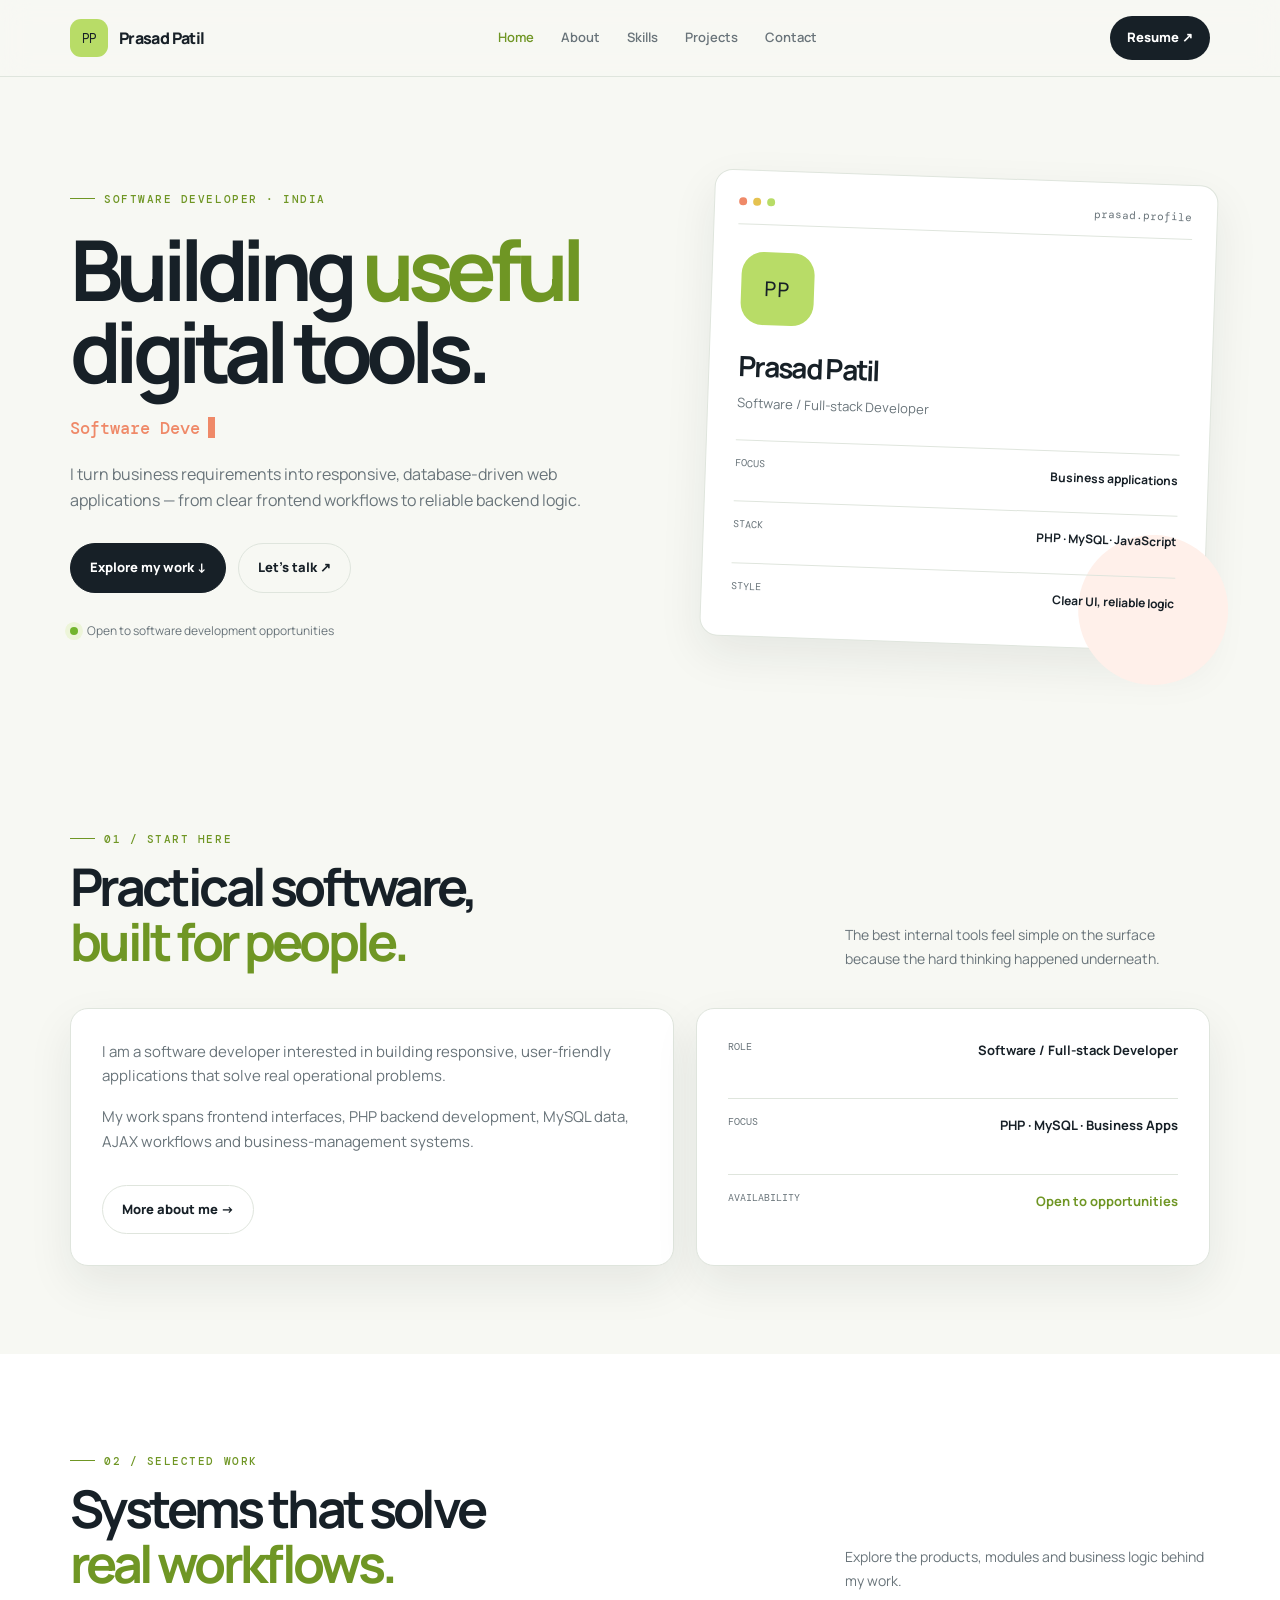
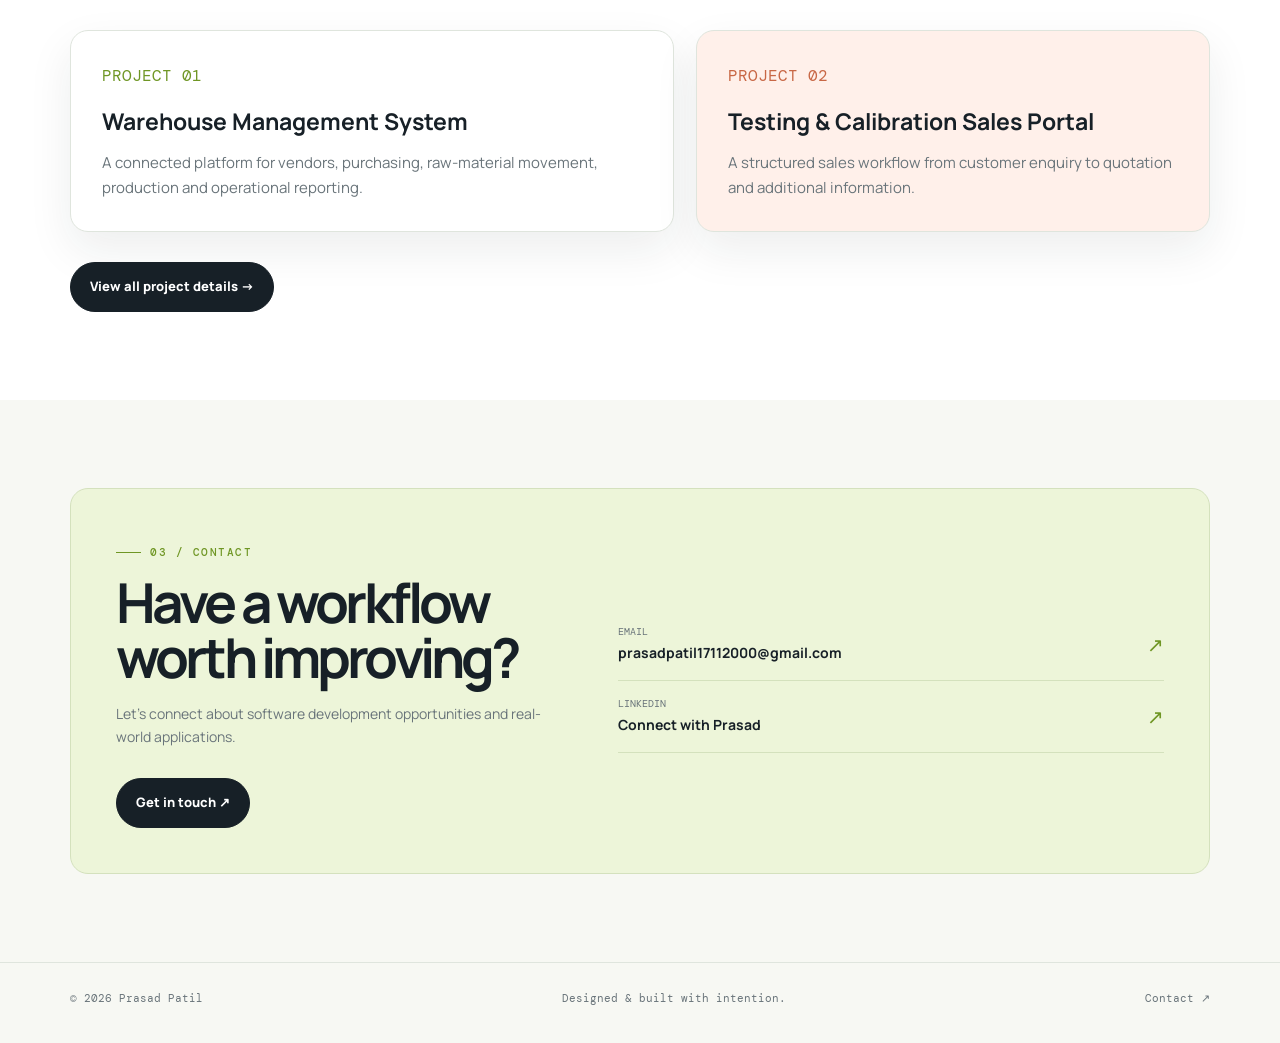
<file: index.html>
<!DOCTYPE html>
<html lang="en">
<head>
  <meta charset="UTF-8">
  <meta name="viewport" content="width=device-width, initial-scale=1.0">
  <title>Prasad Patil — Software Developer</title>
  <meta name="description" content="Prasad Patil — software developer building practical business applications.">
  <link rel="preconnect" href="https://fonts.googleapis.com">
  <link rel="preconnect" href="https://fonts.gstatic.com" crossorigin>
  <link href="https://fonts.googleapis.com/css2?family=DM+Mono:wght@400;500&family=Manrope:wght@400;500;600;700;800&display=swap" rel="stylesheet">
  <link rel="stylesheet" href="portfolio.css">
</head>
<body>
  <header class="topbar"><div class="container nav" id="nav">
    <a href="index.html" class="brand"><span class="brand-mark">PP</span><span>Prasad Patil</span></a>
    <nav class="nav-links"><a class="active" href="index.html">Home</a><a href="about.html">About</a><a href="skills.html">Skills</a><a href="projects.html">Projects</a><a href="contact.html">Contact</a></nav>
    <a class="nav-cta" href="Resume/Prasad-Patil.pdf" download>Resume ↗</a><button class="menu-button" id="menuButton" aria-label="Open navigation" aria-expanded="false">☰</button>
  </div></header>

  <main>
    <section class="hero"><div class="container hero-grid">
      <div><span class="eyebrow">Software developer · India</span><h1>Building <span>useful</span><br>digital tools.</h1><div class="role"><span id="roleText">Software Developer</span><i class="cursor"></i></div><p class="hero-copy">I turn business requirements into responsive, database-driven web applications — from clear frontend workflows to reliable backend logic.</p><div class="actions"><a class="button primary" href="projects.html">Explore my work ↓</a><a class="button secondary" href="contact.html">Let's talk ↗</a></div><div class="availability"><i class="status"></i> Open to software development opportunities</div></div>
      <div class="profile-card"><div class="card-top"><span class="dots"><i></i><i></i><i></i></span><span class="card-label">prasad.profile</span></div><div class="profile-content"><div class="avatar">PP</div><h2>Prasad Patil</h2><p>Software / Full-stack Developer</p><div class="profile-row"><span>FOCUS</span><strong>Business applications</strong></div><div class="profile-row"><span>STACK</span><strong>PHP · MySQL · JavaScript</strong></div><div class="profile-row"><span>STYLE</span><strong>Clear UI, reliable logic</strong></div></div></div>
    </div></section>

    <section><div class="container"><div class="section-head"><div><span class="eyebrow">01 / Start here</span><h2>Practical software,<br><span class="green">built for people.</span></h2></div><p class="section-intro">The best internal tools feel simple on the surface because the hard thinking happened underneath.</p></div><div class="grid-2"><div class="panel"><p>I am a software developer interested in building responsive, user-friendly applications that solve real operational problems.</p><p>My work spans frontend interfaces, PHP backend development, MySQL data, AJAX workflows and business-management systems.</p><div class="actions"><a class="button secondary" href="about.html">More about me →</a></div></div><div class="panel facts"><div class="fact"><small>ROLE</small><strong>Software / Full-stack Developer</strong></div><div class="fact"><small>FOCUS</small><strong>PHP · MySQL · Business Apps</strong></div><div class="fact"><small>AVAILABILITY</small><strong class="green">Open to opportunities</strong></div></div></div></div></section>

    <section style="background:var(--white);"><div class="container"><div class="section-head"><div><span class="eyebrow">02 / Selected work</span><h2>Systems that solve<br><span class="green">real workflows.</span></h2></div><p class="section-intro">Explore the products, modules and business logic behind my work.</p></div><div class="grid-2"><div class="panel"><span class="mono green">PROJECT 01</span><h3 style="margin-top:14px;font-size:23px;">Warehouse Management System</h3><p style="margin-top:10px;">A connected platform for vendors, purchasing, raw-material movement, production and operational reporting.</p></div><div class="panel" style="background:var(--soft-coral);"><span class="mono" style="color:#c86745;">PROJECT 02</span><h3 style="margin-top:14px;font-size:23px;">Testing &amp; Calibration Sales Portal</h3><p style="margin-top:10px;">A structured sales workflow from customer enquiry to quotation and additional information.</p></div></div><div class="actions"><a class="button primary" href="projects.html">View all project details →</a></div></div></section>

    <section><div class="container"><div class="contact-box"><div><span class="eyebrow">03 / Contact</span><h2>Have a workflow worth improving?</h2><p>Let's connect about software development opportunities and real-world applications.</p><div class="actions"><a class="button primary" href="contact.html">Get in touch ↗</a></div></div><div class="contact-links"><a class="contact-link" href="mailto:prasadpatil17112000@gmail.com"><span><small>EMAIL</small><strong>prasadpatil17112000@gmail.com</strong></span><em>↗</em></a><a class="contact-link" href="https://www.linkedin.com/in/prasad-patil-a3b17b3ba" target="_blank" rel="noopener"><span><small>LINKEDIN</small><strong>Connect with Prasad</strong></span><em>↗</em></a></div></div></div></section>
  </main>
  <footer><div class="container footer-inner"><span>© <span id="year"></span> Prasad Patil</span><span>Designed &amp; built with intention.</span><a href="contact.html">Contact ↗</a></div></footer>
  <script src="portfolio.js"></script>
</body>
</html>
</file>
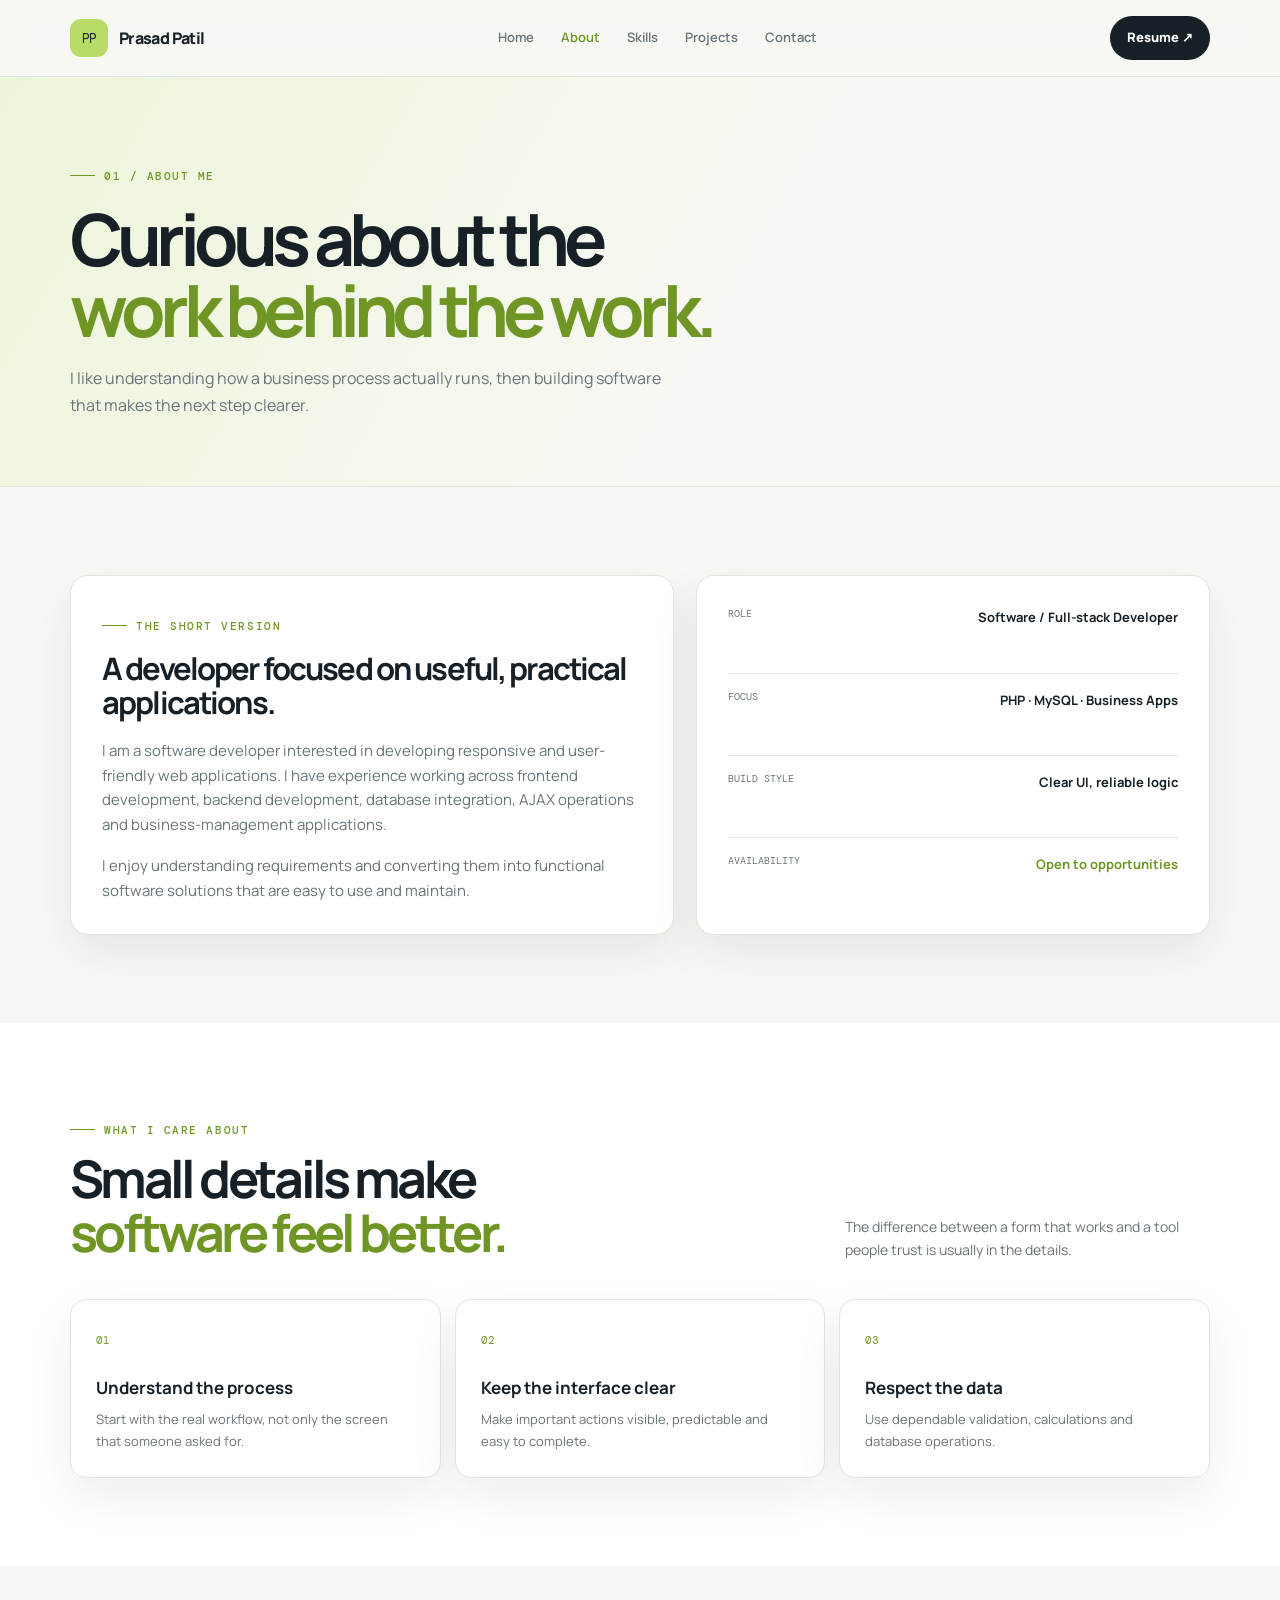
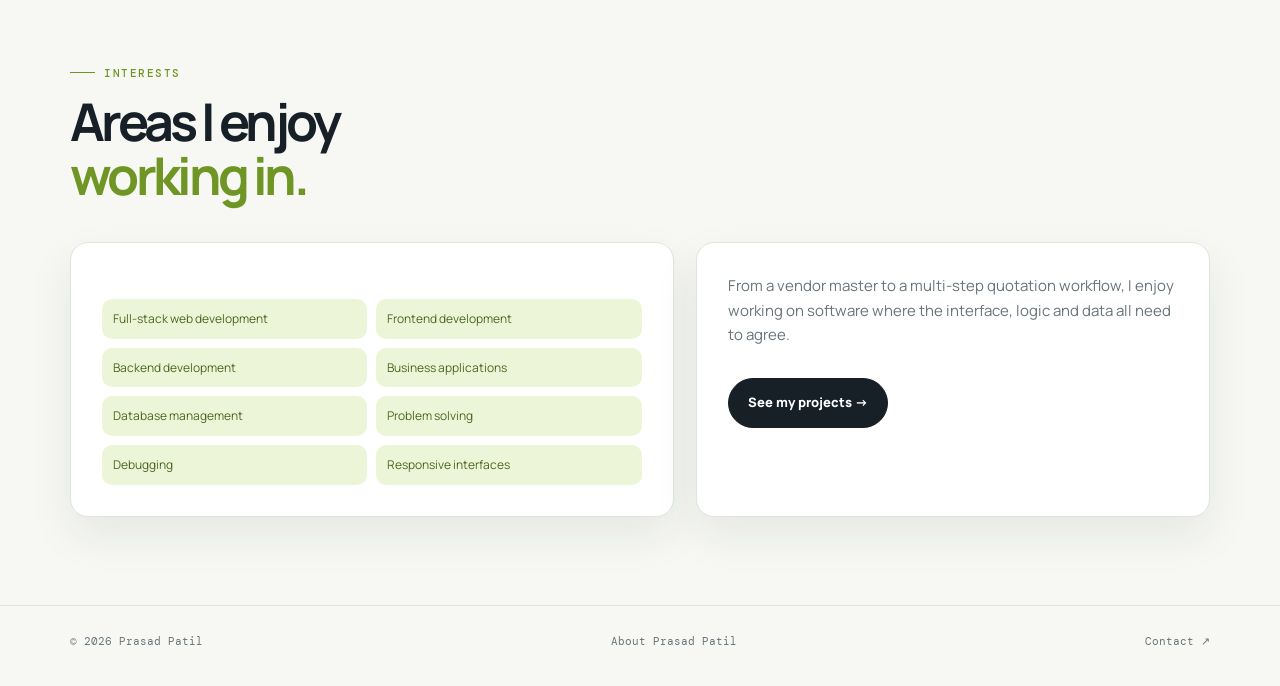
<file: about.html>
<!DOCTYPE html>
<html lang="en">
<head><meta charset="UTF-8"><meta name="viewport" content="width=device-width, initial-scale=1.0"><title>About — Prasad Patil</title><link rel="preconnect" href="https://fonts.googleapis.com"><link rel="preconnect" href="https://fonts.gstatic.com" crossorigin><link href="https://fonts.googleapis.com/css2?family=DM+Mono:wght@400;500&family=Manrope:wght@400;500;600;700;800&display=swap" rel="stylesheet"><link rel="stylesheet" href="portfolio.css"></head>
<body>
  <header class="topbar"><div class="container nav" id="nav"><a href="index.html" class="brand"><span class="brand-mark">PP</span><span>Prasad Patil</span></a><nav class="nav-links"><a href="index.html">Home</a><a class="active" href="about.html">About</a><a href="skills.html">Skills</a><a href="projects.html">Projects</a><a href="contact.html">Contact</a></nav><a class="nav-cta" href="Resume/Prasad-Patil.pdf" download>Resume ↗</a><button class="menu-button" id="menuButton" aria-label="Open navigation" aria-expanded="false">☰</button></div></header>
  <main>
    <section class="page-hero"><div class="container"><span class="eyebrow">01 / About me</span><h1>Curious about the<br><span>work behind the work.</span></h1><p>I like understanding how a business process actually runs, then building software that makes the next step clearer.</p></div></section>
    <section><div class="container"><div class="grid-2"><div class="panel"><span class="eyebrow">The short version</span><h2 style="margin-top:17px;font-size:31px;line-height:1.1;letter-spacing:-.06em;">A developer focused on useful, practical applications.</h2><p style="margin-top:20px;">I am a software developer interested in developing responsive and user-friendly web applications. I have experience working across frontend development, backend development, database integration, AJAX operations and business-management applications.</p><p>I enjoy understanding requirements and converting them into functional software solutions that are easy to use and maintain.</p></div><div class="panel facts"><div class="fact"><small>ROLE</small><strong>Software / Full-stack Developer</strong></div><div class="fact"><small>FOCUS</small><strong>PHP · MySQL · Business Apps</strong></div><div class="fact"><small>BUILD STYLE</small><strong>Clear UI, reliable logic</strong></div><div class="fact"><small>AVAILABILITY</small><strong class="green">Open to opportunities</strong></div></div></div></div></section>
    <section style="background:var(--white);"><div class="container"><div class="section-head"><div><span class="eyebrow">What I care about</span><h2>Small details make<br><span class="green">software feel better.</span></h2></div><p class="section-intro">The difference between a form that works and a tool people trust is usually in the details.</p></div><div class="value-grid"><article class="value-card"><b>01</b><h3>Understand the process</h3><p>Start with the real workflow, not only the screen that someone asked for.</p></article><article class="value-card"><b>02</b><h3>Keep the interface clear</h3><p>Make important actions visible, predictable and easy to complete.</p></article><article class="value-card"><b>03</b><h3>Respect the data</h3><p>Use dependable validation, calculations and database operations.</p></article></div></div></section>
    <section><div class="container"><div class="section-head"><div><span class="eyebrow">Interests</span><h2>Areas I enjoy<br><span class="green">working in.</span></h2></div></div><div class="grid-2"><div class="panel"><div class="tag-list"><span>Full-stack web development</span><span>Frontend development</span><span>Backend development</span><span>Business applications</span><span>Database management</span><span>Problem solving</span><span>Debugging</span><span>Responsive interfaces</span></div></div><div class="panel"><p>From a vendor master to a multi-step quotation workflow, I enjoy working on software where the interface, logic and data all need to agree.</p><div class="actions"><a class="button primary" href="projects.html">See my projects →</a></div></div></div></div></section>
  </main>
  <footer><div class="container footer-inner"><span>© <span id="year"></span> Prasad Patil</span><span>About Prasad Patil</span><a href="contact.html">Contact ↗</a></div></footer><script src="portfolio.js"></script>
</body>
</html>
</file>
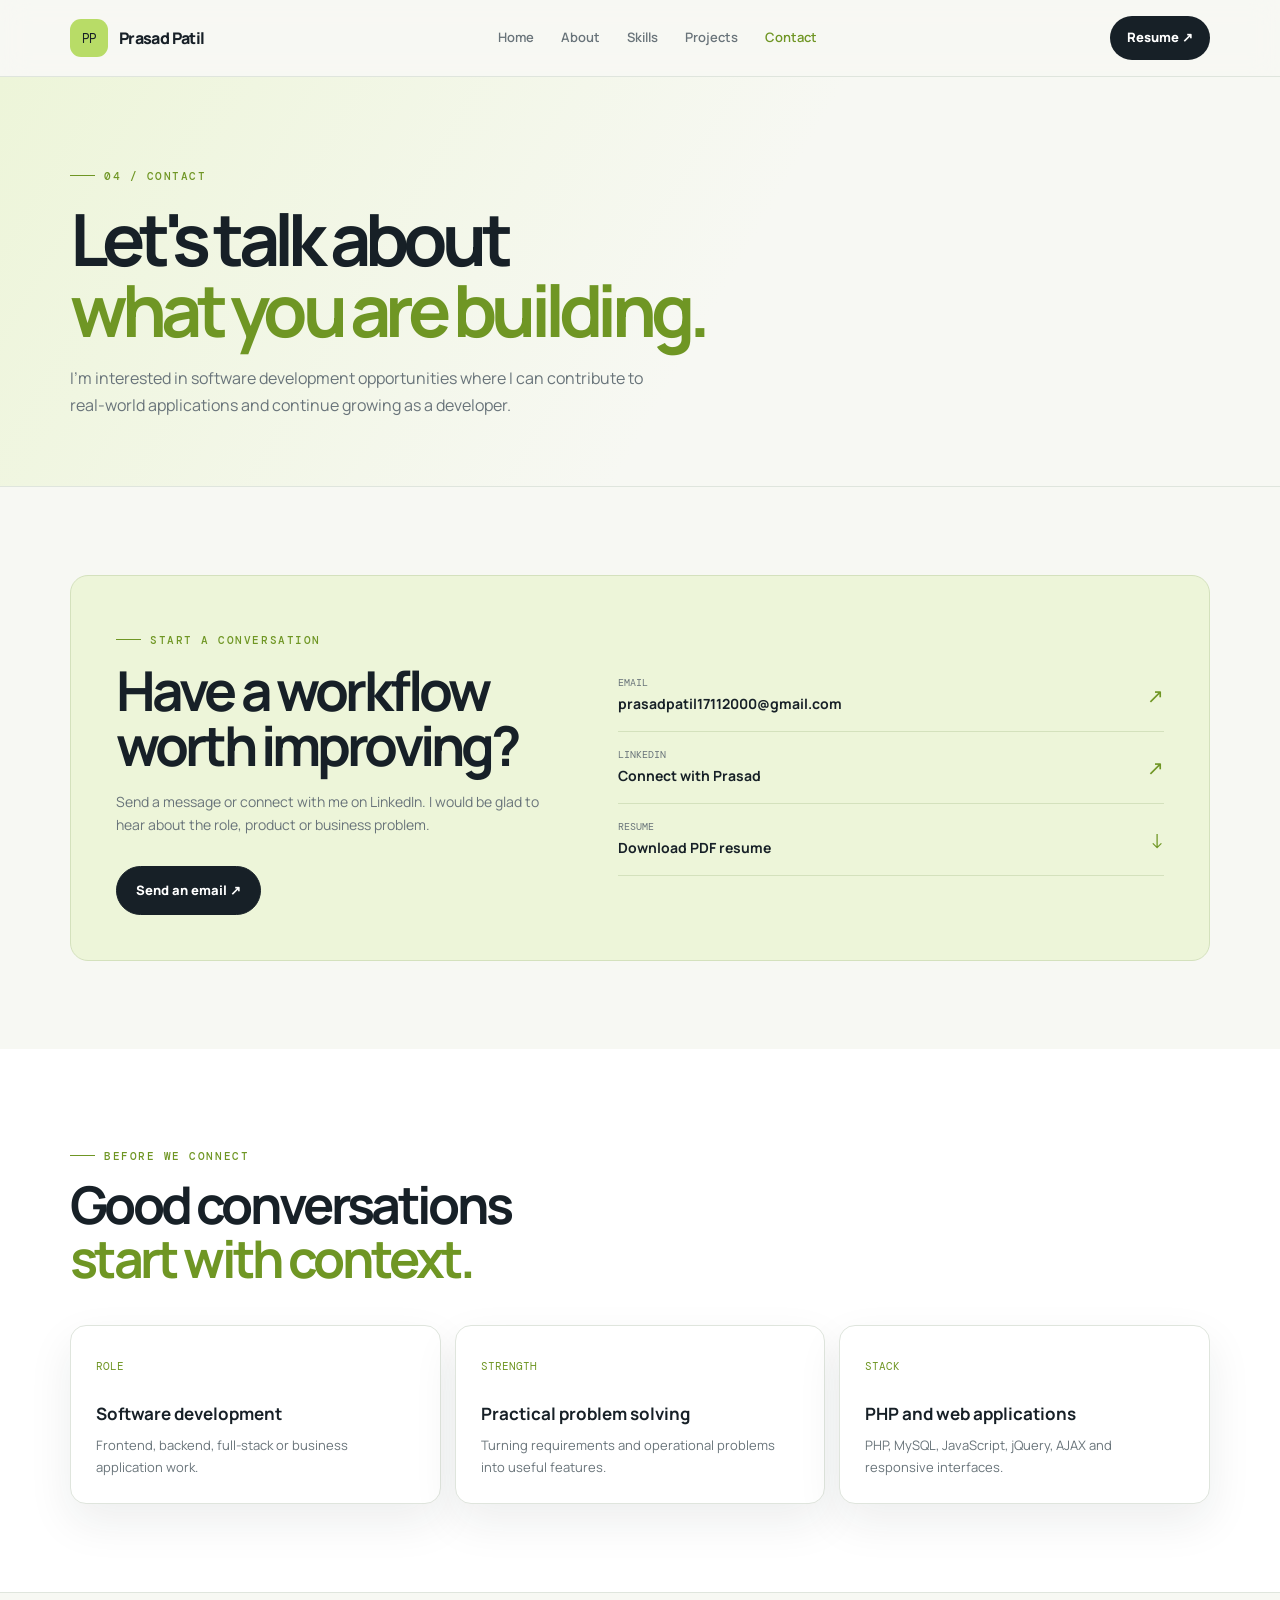
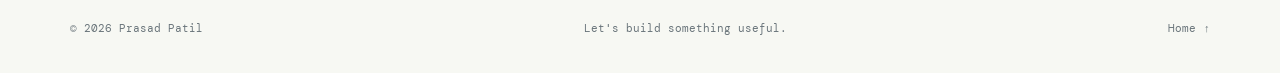
<file: contact.html>
<!DOCTYPE html>
<html lang="en">
<head><meta charset="UTF-8"><meta name="viewport" content="width=device-width, initial-scale=1.0"><title>Contact — Prasad Patil</title><link rel="preconnect" href="https://fonts.googleapis.com"><link rel="preconnect" href="https://fonts.gstatic.com" crossorigin><link href="https://fonts.googleapis.com/css2?family=DM+Mono:wght@400;500&family=Manrope:wght@400;500;600;700;800&display=swap" rel="stylesheet"><link rel="stylesheet" href="portfolio.css"></head>
<body>
  <header class="topbar"><div class="container nav" id="nav"><a href="index.html" class="brand"><span class="brand-mark">PP</span><span>Prasad Patil</span></a><nav class="nav-links"><a href="index.html">Home</a><a href="about.html">About</a><a href="skills.html">Skills</a><a href="projects.html">Projects</a><a class="active" href="contact.html">Contact</a></nav><a class="nav-cta" href="Resume/Prasad-Patil.pdf" download>Resume ↗</a><button class="menu-button" id="menuButton" aria-label="Open navigation" aria-expanded="false">☰</button></div></header>
  <main>
    <section class="page-hero"><div class="container"><span class="eyebrow">04 / Contact</span><h1>Let's talk about<br><span>what you are building.</span></h1><p>I'm interested in software development opportunities where I can contribute to real-world applications and continue growing as a developer.</p></div></section>
    <section><div class="container"><div class="contact-box"><div><span class="eyebrow">Start a conversation</span><h2>Have a workflow worth improving?</h2><p>Send a message or connect with me on LinkedIn. I would be glad to hear about the role, product or business problem.</p><div class="actions"><a class="button primary" href="mailto:prasadpatil17112000@gmail.com">Send an email ↗</a></div></div><div class="contact-links"><a class="contact-link" href="mailto:prasadpatil17112000@gmail.com"><span><small>EMAIL</small><strong>prasadpatil17112000@gmail.com</strong></span><em>↗</em></a><a class="contact-link" href="https://www.linkedin.com/in/prasad-patil-a3b17b3ba" target="_blank" rel="noopener"><span><small>LINKEDIN</small><strong>Connect with Prasad</strong></span><em>↗</em></a><a class="contact-link" href="Resume/Prasad-Patil.pdf" download><span><small>RESUME</small><strong>Download PDF resume</strong></span><em>↓</em></a></div></div></div></section>
    <section style="background:var(--white);"><div class="container"><div class="section-head"><div><span class="eyebrow">Before we connect</span><h2>Good conversations<br><span class="green">start with context.</span></h2></div></div><div class="value-grid"><article class="value-card"><b>ROLE</b><h3>Software development</h3><p>Frontend, backend, full-stack or business application work.</p></article><article class="value-card"><b>STRENGTH</b><h3>Practical problem solving</h3><p>Turning requirements and operational problems into useful features.</p></article><article class="value-card"><b>STACK</b><h3>PHP and web applications</h3><p>PHP, MySQL, JavaScript, jQuery, AJAX and responsive interfaces.</p></article></div></div></section>
  </main>
  <footer><div class="container footer-inner"><span>© <span id="year"></span> Prasad Patil</span><span>Let's build something useful.</span><a href="index.html">Home ↑</a></div></footer><script src="portfolio.js"></script>
</body>
</html>
</file>
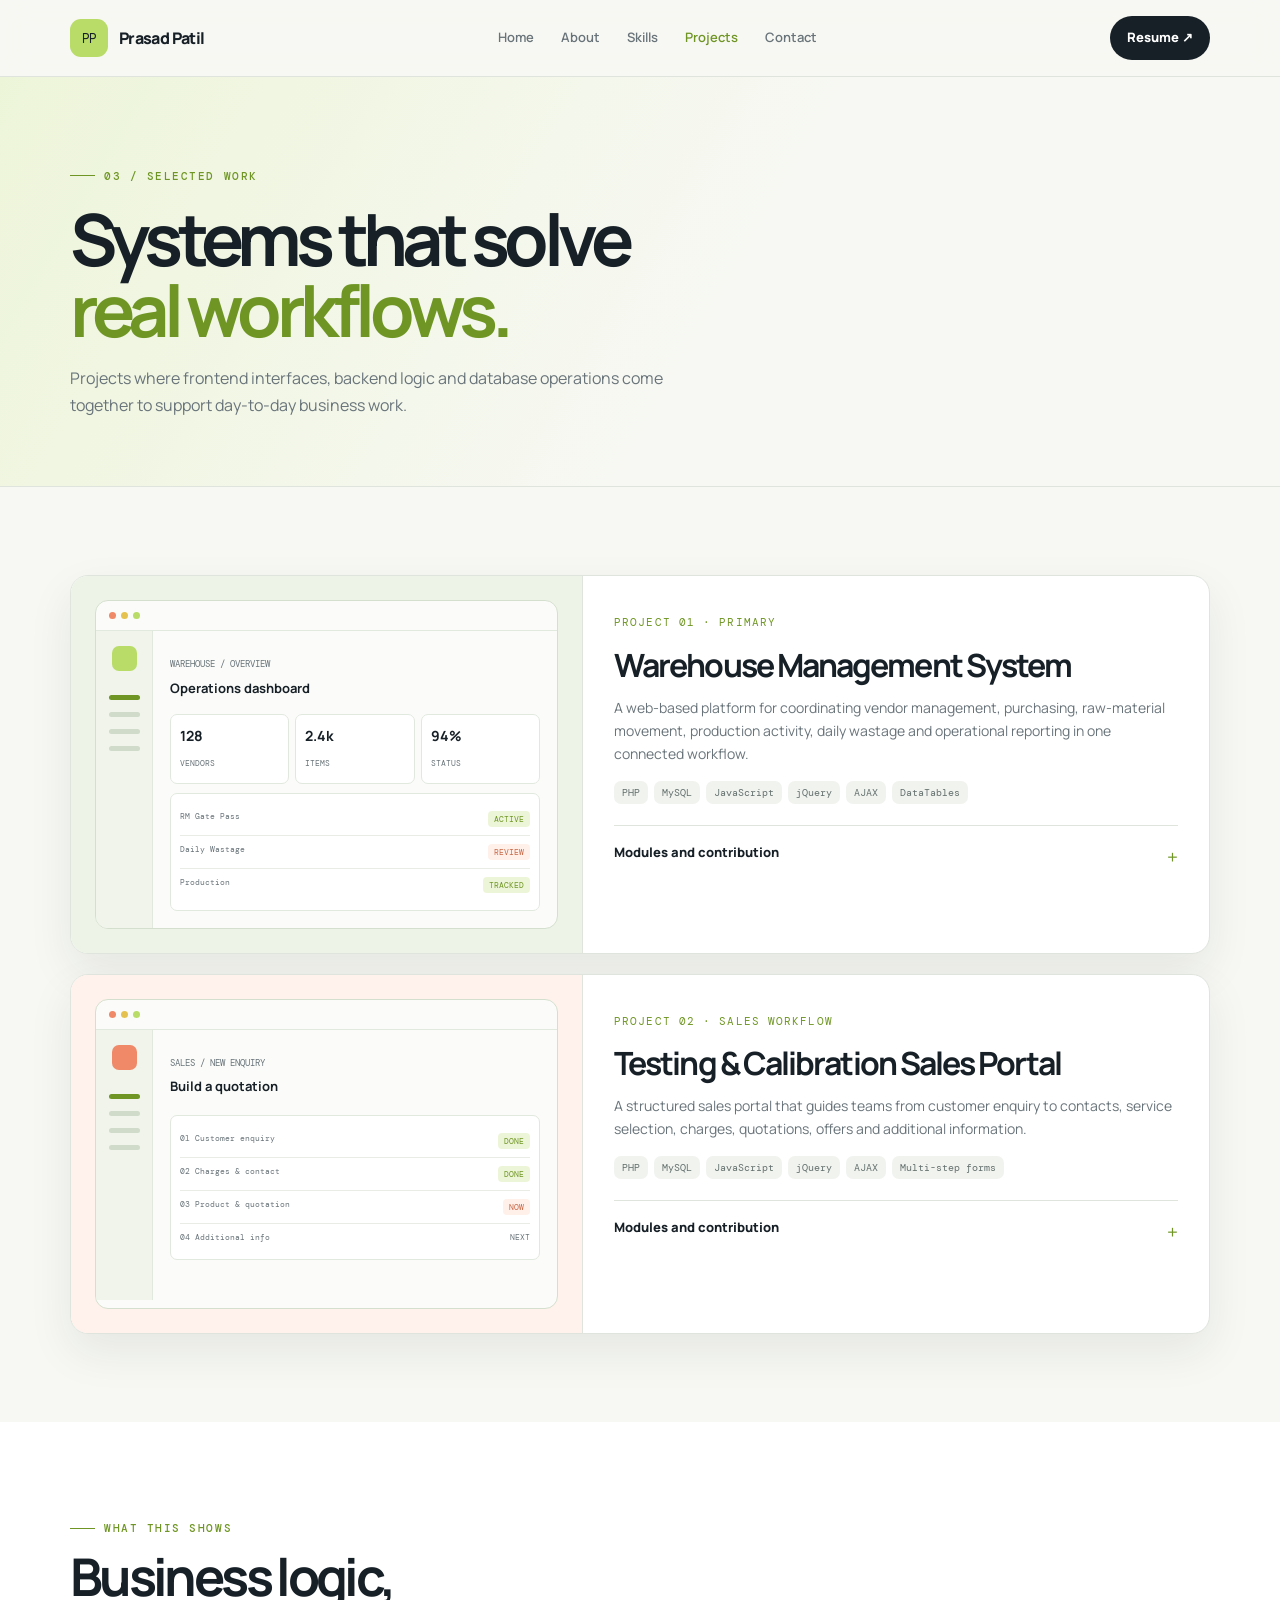
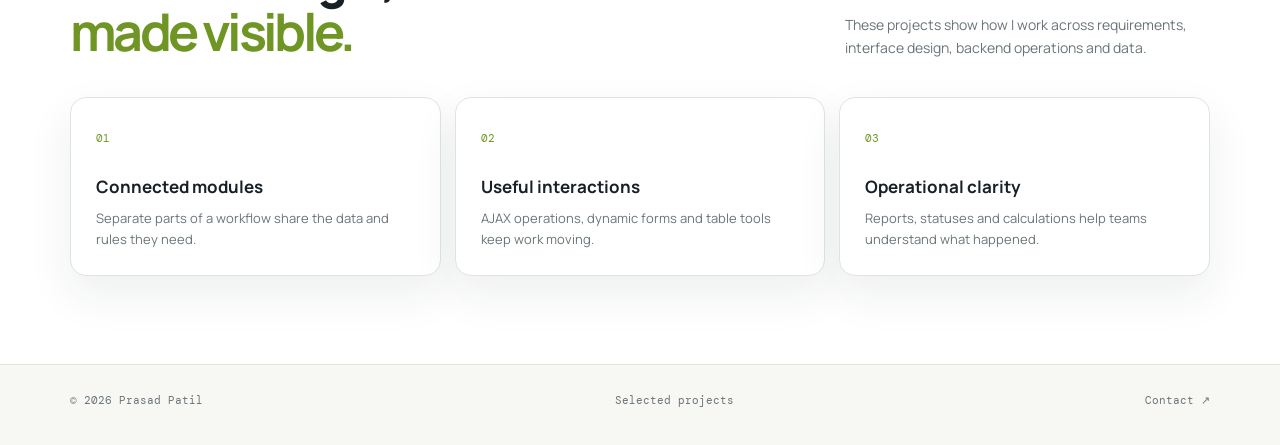
<file: projects.html>
<!DOCTYPE html>
<html lang="en">
<head><meta charset="UTF-8"><meta name="viewport" content="width=device-width, initial-scale=1.0"><title>Projects — Prasad Patil</title><link rel="preconnect" href="https://fonts.googleapis.com"><link rel="preconnect" href="https://fonts.gstatic.com" crossorigin><link href="https://fonts.googleapis.com/css2?family=DM+Mono:wght@400;500&family=Manrope:wght@400;500;600;700;800&display=swap" rel="stylesheet"><link rel="stylesheet" href="portfolio.css"></head>
<body>
  <header class="topbar"><div class="container nav" id="nav"><a href="index.html" class="brand"><span class="brand-mark">PP</span><span>Prasad Patil</span></a><nav class="nav-links"><a href="index.html">Home</a><a href="about.html">About</a><a href="skills.html">Skills</a><a class="active" href="projects.html">Projects</a><a href="contact.html">Contact</a></nav><a class="nav-cta" href="Resume/Prasad-Patil.pdf" download>Resume ↗</a><button class="menu-button" id="menuButton" aria-label="Open navigation" aria-expanded="false">☰</button></div></header>
  <main>
    <section class="page-hero"><div class="container"><span class="eyebrow">03 / Selected work</span><h1>Systems that solve<br><span>real workflows.</span></h1><p>Projects where frontend interfaces, backend logic and database operations come together to support day-to-day business work.</p></div></section>
    <section><div class="container"><div class="project-list">
      <article class="project"><div class="project-visual"><div class="mock-window"><div class="mock-top"><i></i><i></i><i></i></div><div class="mock-body"><aside class="mock-side"><div class="mock-logo"></div><b></b><b></b><b></b><b></b></aside><div class="mock-main"><small>WAREHOUSE / OVERVIEW</small><h4>Operations dashboard</h4><div class="mock-stats"><div class="mock-stat"><strong>128</strong><span>VENDORS</span></div><div class="mock-stat"><strong>2.4k</strong><span>ITEMS</span></div><div class="mock-stat"><strong>94%</strong><span>STATUS</span></div></div><div class="mock-table"><div class="table-row"><span>RM Gate Pass</span><span class="pill">ACTIVE</span></div><div class="table-row"><span>Daily Wastage</span><span class="pill orange">REVIEW</span></div><div class="table-row"><span>Production</span><span class="pill">TRACKED</span></div></div></div></div></div></div><div class="project-content"><span class="project-number">PROJECT 01 · PRIMARY</span><h2>Warehouse Management System</h2><p class="project-description">A web-based platform for coordinating vendor management, purchasing, raw-material movement, production activity, daily wastage and operational reporting in one connected workflow.</p><div class="project-tags"><span>PHP</span><span>MySQL</span><span>JavaScript</span><span>jQuery</span><span>AJAX</span><span>DataTables</span></div><details><summary>Modules and contribution</summary><div class="detail-list"><span>Vendor master and location management</span><span>Purchase entry and calculations</span><span>Raw-material inward and transfers</span><span>Warehouse movement reports</span><span>Production and wastage tracking</span><span>CRUD, validation and search flows</span><span>Stored procedure integration</span><span>Responsive business forms</span></div></details></div></article>
      <article class="project"><div class="project-visual" style="background:#fff1eb;"><div class="mock-window"><div class="mock-top"><i></i><i></i><i></i></div><div class="mock-body"><aside class="mock-side"><div class="mock-logo" style="background:var(--coral)"></div><b></b><b></b><b></b><b></b></aside><div class="mock-main"><small>SALES / NEW ENQUIRY</small><h4>Build a quotation</h4><div class="mock-table" style="margin-top:18px"><div class="table-row"><span>01 Customer enquiry</span><span class="pill">DONE</span></div><div class="table-row"><span>02 Charges &amp; contact</span><span class="pill">DONE</span></div><div class="table-row"><span>03 Product &amp; quotation</span><span class="pill orange">NOW</span></div><div class="table-row"><span>04 Additional info</span><span style="color:var(--muted)">NEXT</span></div></div></div></div></div></div><div class="project-content"><span class="project-number">PROJECT 02 · SALES WORKFLOW</span><h2>Testing &amp; Calibration Sales Portal</h2><p class="project-description">A structured sales portal that guides teams from customer enquiry to contacts, service selection, charges, quotations, offers and additional information.</p><div class="project-tags"><span>PHP</span><span>MySQL</span><span>JavaScript</span><span>jQuery</span><span>AJAX</span><span>Multi-step forms</span></div><details><summary>Modules and contribution</summary><div class="detail-list"><span>Customer enquiry management</span><span>Testing and calibration services</span><span>Product and quantity selection</span><span>Quotation and charges logic</span><span>Regular and package offers</span><span>Dynamic form validation</span><span>AJAX data operations</span><span>Responsive portal UI</span></div></details></div></article>
    </div></div></section>
    <section style="background:var(--white);"><div class="container"><div class="section-head"><div><span class="eyebrow">What this shows</span><h2>Business logic,<br><span class="green">made visible.</span></h2></div><p class="section-intro">These projects show how I work across requirements, interface design, backend operations and data.</p></div><div class="value-grid"><article class="value-card"><b>01</b><h3>Connected modules</h3><p>Separate parts of a workflow share the data and rules they need.</p></article><article class="value-card"><b>02</b><h3>Useful interactions</h3><p>AJAX operations, dynamic forms and table tools keep work moving.</p></article><article class="value-card"><b>03</b><h3>Operational clarity</h3><p>Reports, statuses and calculations help teams understand what happened.</p></article></div></div></section>
  </main>
  <footer><div class="container footer-inner"><span>© <span id="year"></span> Prasad Patil</span><span>Selected projects</span><a href="contact.html">Contact ↗</a></div></footer><script src="portfolio.js"></script>
</body>
</html>
</file>
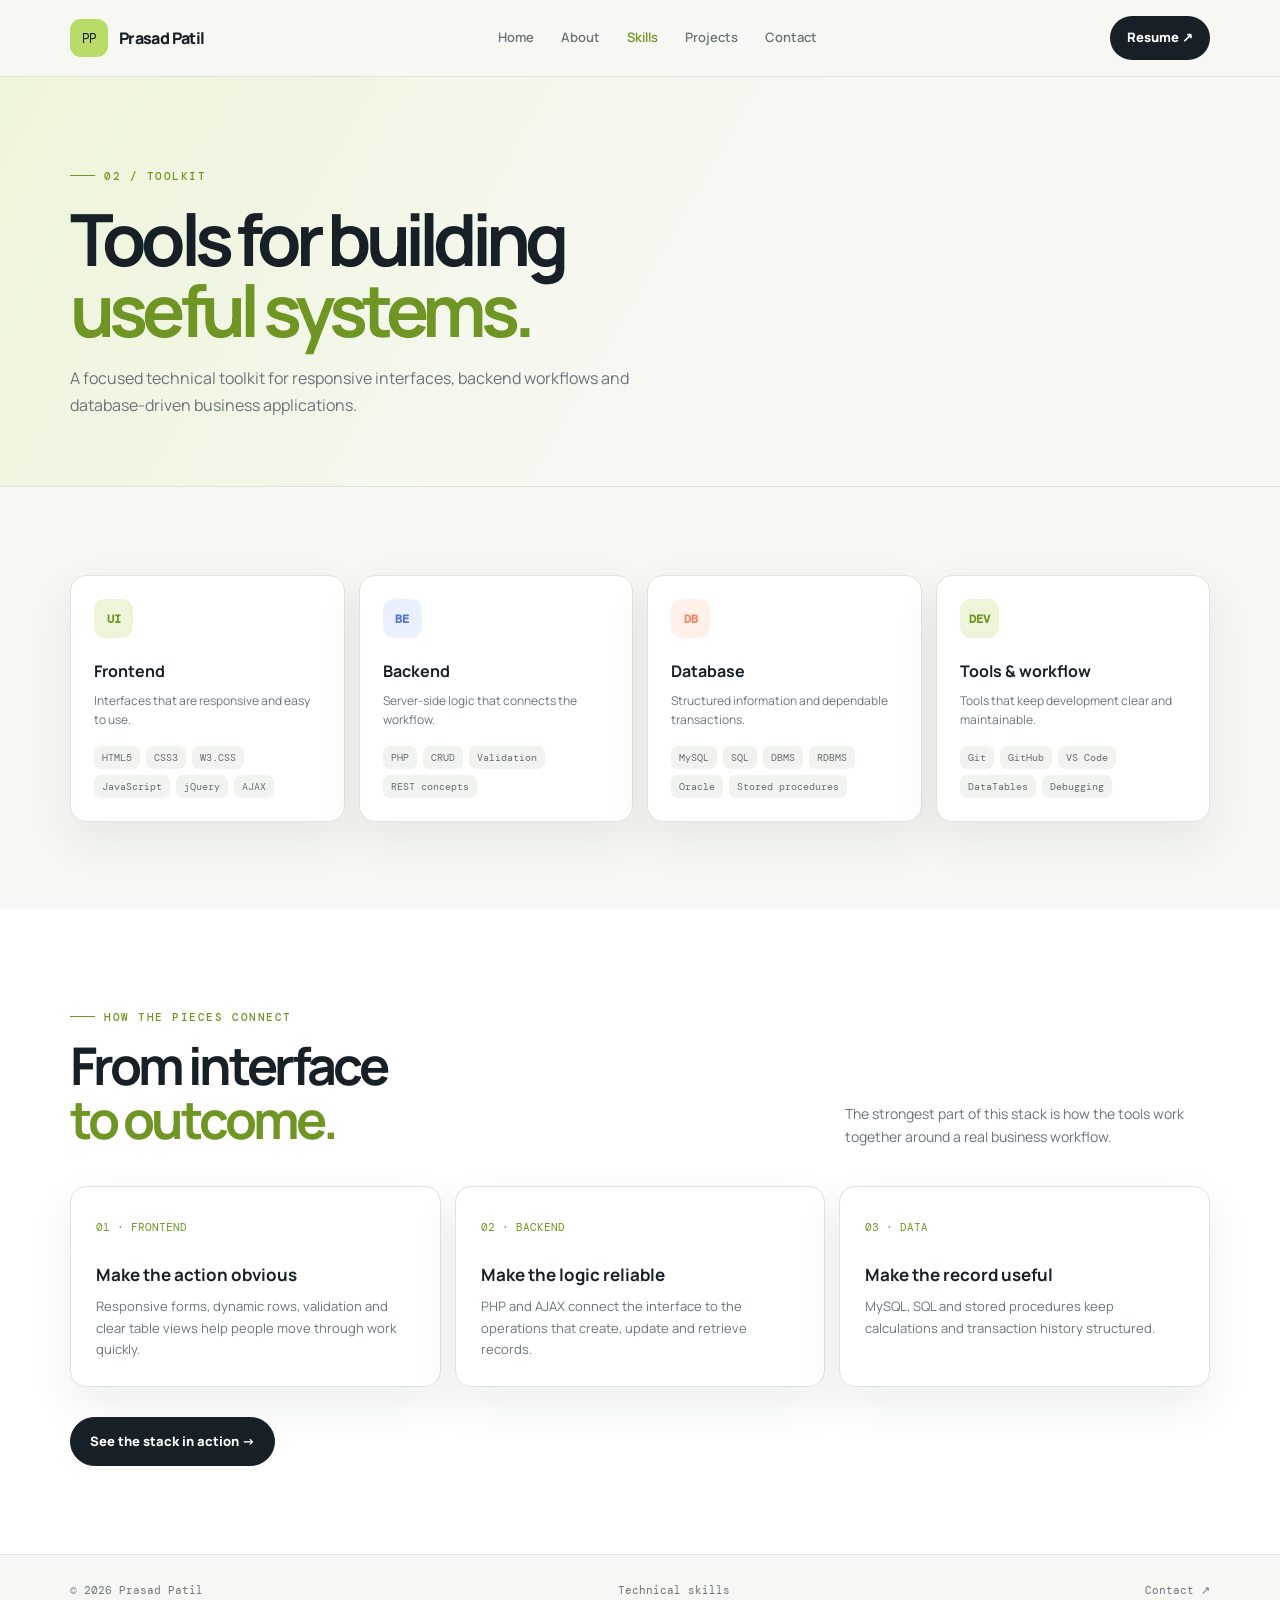
<file: skills.html>
<!DOCTYPE html>
<html lang="en">
<head><meta charset="UTF-8"><meta name="viewport" content="width=device-width, initial-scale=1.0"><title>Skills — Prasad Patil</title><link rel="preconnect" href="https://fonts.googleapis.com"><link rel="preconnect" href="https://fonts.gstatic.com" crossorigin><link href="https://fonts.googleapis.com/css2?family=DM+Mono:wght@400;500&family=Manrope:wght@400;500;600;700;800&display=swap" rel="stylesheet"><link rel="stylesheet" href="portfolio.css"></head>
<body>
  <header class="topbar"><div class="container nav" id="nav"><a href="index.html" class="brand"><span class="brand-mark">PP</span><span>Prasad Patil</span></a><nav class="nav-links"><a href="index.html">Home</a><a href="about.html">About</a><a class="active" href="skills.html">Skills</a><a href="projects.html">Projects</a><a href="contact.html">Contact</a></nav><a class="nav-cta" href="Resume/Prasad-Patil.pdf" download>Resume ↗</a><button class="menu-button" id="menuButton" aria-label="Open navigation" aria-expanded="false">☰</button></div></header>
  <main>
    <section class="page-hero"><div class="container"><span class="eyebrow">02 / Toolkit</span><h1>Tools for building<br><span>useful systems.</span></h1><p>A focused technical toolkit for responsive interfaces, backend workflows and database-driven business applications.</p></div></section>
    <section><div class="container"><div class="skill-grid"><article class="skill-card"><span class="skill-icon">UI</span><h3>Frontend</h3><p>Interfaces that are responsive and easy to use.</p><div class="skill-tags"><span>HTML5</span><span>CSS3</span><span>W3.CSS</span><span>JavaScript</span><span>jQuery</span><span>AJAX</span></div></article><article class="skill-card"><span class="skill-icon">BE</span><h3>Backend</h3><p>Server-side logic that connects the workflow.</p><div class="skill-tags"><span>PHP</span><span>CRUD</span><span>Validation</span><span>REST concepts</span></div></article><article class="skill-card"><span class="skill-icon">DB</span><h3>Database</h3><p>Structured information and dependable transactions.</p><div class="skill-tags"><span>MySQL</span><span>SQL</span><span>DBMS</span><span>RDBMS</span><span>Oracle</span><span>Stored procedures</span></div></article><article class="skill-card"><span class="skill-icon">DEV</span><h3>Tools &amp; workflow</h3><p>Tools that keep development clear and maintainable.</p><div class="skill-tags"><span>Git</span><span>GitHub</span><span>VS Code</span><span>DataTables</span><span>Debugging</span></div></article></div></div></section>
    <section style="background:var(--white);"><div class="container"><div class="section-head"><div><span class="eyebrow">How the pieces connect</span><h2>From interface<br><span class="green">to outcome.</span></h2></div><p class="section-intro">The strongest part of this stack is how the tools work together around a real business workflow.</p></div><div class="value-grid"><article class="value-card"><b>01 · FRONTEND</b><h3>Make the action obvious</h3><p>Responsive forms, dynamic rows, validation and clear table views help people move through work quickly.</p></article><article class="value-card"><b>02 · BACKEND</b><h3>Make the logic reliable</h3><p>PHP and AJAX connect the interface to the operations that create, update and retrieve records.</p></article><article class="value-card"><b>03 · DATA</b><h3>Make the record useful</h3><p>MySQL, SQL and stored procedures keep calculations and transaction history structured.</p></article></div><div class="actions"><a class="button primary" href="projects.html">See the stack in action →</a></div></div></section>
  </main>
  <footer><div class="container footer-inner"><span>© <span id="year"></span> Prasad Patil</span><span>Technical skills</span><a href="contact.html">Contact ↗</a></div></footer><script src="portfolio.js"></script>
</body>
</html>
</file>
<file: portfolio.css>
:root {
  --paper: #f7f8f3;
  --white: #ffffff;
  --ink: #172027;
  --muted: #69747a;
  --line: #dfe5dd;
  --green: #b8dc67;
  --green-deep: #6f9624;
  --coral: #ef8968;
  --blue: #5276d8;
  --soft-green: #edf5d9;
  --soft-blue: #eaf0ff;
  --soft-coral: #fff0ea;
  --sans: "Manrope", Arial, sans-serif;
  --mono: "DM Mono", Consolas, monospace;
  --radius: 18px;
  --shadow: 0 18px 45px rgba(23, 32, 39, .08);
}

* { box-sizing: border-box; margin: 0; padding: 0; }
html { scroll-behavior: smooth; }
body {
  background: var(--paper);
  color: var(--ink);
  font-family: var(--sans);
  line-height: 1.65;
  -webkit-font-smoothing: antialiased;
}
a { color: inherit; text-decoration: none; }
button { font: inherit; cursor: pointer; }
::selection { background: var(--green); color: var(--ink); }
.container { width: min(1140px, calc(100% - 44px)); margin: auto; }
.mono { font-family: var(--mono); }
.green { color: var(--green-deep); }

.topbar {
  position: sticky;
  top: 0;
  z-index: 10;
  background: rgba(247,248,243,.88);
  border-bottom: 1px solid var(--line);
  backdrop-filter: blur(14px);
}
.nav { min-height: 76px; display: flex; align-items: center; justify-content: space-between; gap: 25px; }
.brand { display: flex; align-items: center; gap: 11px; font-weight: 800; letter-spacing: -.04em; }
.brand-mark { display: grid; place-items: center; width: 38px; height: 38px; border-radius: 11px; background: var(--green); color: var(--ink); font: 13px var(--mono); }
.nav-links { display: flex; align-items: center; gap: 27px; }
.nav-links a { color: var(--muted); font-size: 13px; font-weight: 600; transition: color .2s ease; }
.nav-links a:hover, .nav-links a.active { color: var(--green-deep); }
.nav-cta, .button { display: inline-flex; align-items: center; justify-content: center; gap: 8px; border-radius: 999px; font-size: 13px; font-weight: 800; transition: .2s ease; }
.nav-cta { padding: 11px 17px; background: var(--ink); color: var(--white); }
.nav-cta:hover { background: var(--green-deep); }
.menu-button { display: none; border: 0; background: transparent; color: var(--ink); font-size: 24px; }

.hero { padding: 100px 0 88px; }
.hero-grid { display: grid; grid-template-columns: 1.05fr .95fr; align-items: center; gap: 80px; }
.eyebrow { display: inline-flex; align-items: center; gap: 9px; color: var(--green-deep); font: 500 11px var(--mono); letter-spacing: .14em; text-transform: uppercase; }
.eyebrow::before { content: ""; width: 25px; height: 1px; background: var(--green-deep); }
h1 { margin-top: 21px; max-width: 680px; font-size: clamp(48px, 7vw, 84px); line-height: .98; letter-spacing: -.08em; }
h1 span { color: var(--green-deep); }
.role { display: flex; align-items: center; gap: 8px; margin-top: 24px; color: var(--coral); font: 500 17px var(--mono); }
.cursor { width: 7px; height: 21px; background: var(--coral); animation: blink 1s step-end infinite; }
@keyframes blink { 50% { opacity: 0; } }
.hero-copy { max-width: 575px; margin-top: 22px; color: var(--muted); font-size: 16px; }
.actions { display: flex; flex-wrap: wrap; gap: 12px; margin-top: 30px; }
.button { padding: 13px 19px; border: 1px solid var(--line); }
.button.primary { background: var(--ink); color: var(--white); border-color: var(--ink); }
.button.primary:hover { background: var(--green-deep); border-color: var(--green-deep); transform: translateY(-2px); }
.button.secondary:hover { border-color: var(--green-deep); color: var(--green-deep); transform: translateY(-2px); }
.availability { display: flex; align-items: center; gap: 9px; margin-top: 28px; color: var(--muted); font-size: 12px; }
.status { width: 8px; height: 8px; border-radius: 50%; background: #73b52e; box-shadow: 0 0 0 5px var(--soft-green); }

.profile-card { position: relative; padding: 24px; border: 1px solid var(--line); border-radius: var(--radius); background: var(--white); box-shadow: var(--shadow); transform: rotate(2deg); }
.profile-card::before { content: ""; position: absolute; width: 150px; height: 150px; right: -25px; bottom: -35px; border-radius: 50%; background: var(--soft-coral); z-index: 0; }
.card-top { position: relative; z-index: 1; display: flex; align-items: center; justify-content: space-between; padding-bottom: 15px; border-bottom: 1px solid var(--line); }
.dots { display: flex; gap: 6px; }
.dots i { display: block; width: 8px; height: 8px; border-radius: 50%; background: var(--coral); }
.dots i:nth-child(2) { background: #e5c250; }
.dots i:nth-child(3) { background: var(--green); }
.card-label { color: var(--muted); font: 11px var(--mono); }
.profile-content { position: relative; z-index: 1; padding: 27px 5px 12px; }
.avatar { display: grid; place-items: center; width: 73px; height: 73px; border-radius: 22px; background: var(--green); color: var(--ink); font: 21px var(--mono); }
.profile-content h2 { margin-top: 18px; font-size: 28px; letter-spacing: -.06em; }
.profile-content p { margin-top: 4px; color: var(--muted); font-size: 13px; }
.profile-row { display: flex; justify-content: space-between; gap: 15px; margin-top: 25px; padding-top: 16px; border-top: 1px solid var(--line); }
.profile-row span { color: var(--muted); font: 10px var(--mono); }
.profile-row strong { font-size: 12px; }

.page-hero { padding: 80px 0 68px; border-bottom: 1px solid var(--line); background: linear-gradient(120deg, var(--soft-green), transparent 56%); }
.page-hero h1 { max-width: 730px; font-size: clamp(44px, 7vw, 72px); }
.page-hero p { max-width: 600px; margin-top: 20px; color: var(--muted); }
section { padding: 88px 0; }
.section-head { display: flex; align-items: end; justify-content: space-between; gap: 28px; margin-bottom: 38px; }
.section-head h2 { margin-top: 14px; font-size: clamp(30px, 5vw, 52px); line-height: 1.05; letter-spacing: -.07em; }
.section-intro { max-width: 365px; color: var(--muted); font-size: 14px; }

.grid-2 { display: grid; grid-template-columns: 1.08fr .92fr; gap: 22px; }
.panel { padding: 31px; border: 1px solid var(--line); border-radius: var(--radius); background: var(--white); box-shadow: var(--shadow); }
.panel p { color: var(--muted); font-size: 15px; }
.panel p + p { margin-top: 16px; }
.tag-list { display: grid; grid-template-columns: 1fr 1fr; gap: 9px; margin-top: 25px; }
.tag-list span { padding: 10px 11px; border-radius: 10px; background: var(--soft-green); color: #4d6720; font-size: 12px; }
.facts { display: grid; }
.fact { display: flex; justify-content: space-between; gap: 20px; padding: 16px 0; border-bottom: 1px solid var(--line); }
.fact:first-child { padding-top: 0; }
.fact:last-child { padding-bottom: 0; border-bottom: 0; }
.fact small { color: var(--muted); font: 10px var(--mono); }
.fact strong { text-align: right; font-size: 13px; }

.skill-grid { display: grid; grid-template-columns: repeat(4, 1fr); gap: 14px; }
.skill-card { min-height: 205px; padding: 23px; border: 1px solid var(--line); border-radius: 16px; background: var(--white); box-shadow: var(--shadow); transition: transform .2s ease, border-color .2s ease; }
.skill-card:hover { transform: translateY(-5px); border-color: var(--green); }
.skill-icon { display: grid; place-items: center; width: 39px; height: 39px; border-radius: 11px; background: var(--soft-green); color: var(--green-deep); font: 600 12px var(--mono); }
.skill-card:nth-child(2) .skill-icon { background: var(--soft-blue); color: var(--blue); }
.skill-card:nth-child(3) .skill-icon { background: var(--soft-coral); color: var(--coral); }
.skill-card h3 { margin-top: 20px; font-size: 16px; }
.skill-card p { margin-top: 6px; color: var(--muted); font-size: 12px; }
.skill-tags, .project-tags { display: flex; flex-wrap: wrap; gap: 6px; margin-top: 16px; }
.skill-tags span, .project-tags span { padding: 5px 8px; border-radius: 7px; background: #f1f3ef; color: #64706d; font: 10px var(--mono); }

.project-list { display: grid; gap: 20px; }
.project { display: grid; grid-template-columns: .9fr 1.1fr; overflow: hidden; border: 1px solid var(--line); border-radius: var(--radius); background: var(--white); box-shadow: var(--shadow); }
.project-visual { padding: 24px; background: #eef3e8; border-right: 1px solid var(--line); }
.mock-window { overflow: hidden; min-height: 310px; border: 1px solid #d4dfce; border-radius: 13px; background: #fbfcf9; }
.mock-top { display: flex; gap: 5px; padding: 11px 13px; border-bottom: 1px solid #e1e8de; }
.mock-top i { display: block; width: 7px; height: 7px; border-radius: 50%; background: var(--coral); }
.mock-top i:nth-child(2) { background: #e5c250; }
.mock-top i:nth-child(3) { background: var(--green); }
.mock-body { display: grid; grid-template-columns: 57px 1fr; min-height: 270px; }
.mock-side { padding: 15px 8px; background: #f0f4eb; border-right: 1px solid #e1e8de; }
.mock-logo { width: 25px; height: 25px; margin: 0 auto 24px; border-radius: 7px; background: var(--green); }
.mock-side b { display: block; width: 31px; height: 5px; margin: 12px auto; border-radius: 5px; background: #d0dbca; }
.mock-side b:first-of-type { background: var(--green-deep); }
.mock-main { padding: 17px; }
.mock-main small { color: var(--muted); font: 9px var(--mono); }
.mock-main h4 { margin-top: 3px; font-size: 13px; }
.mock-stats { display: grid; grid-template-columns: repeat(3,1fr); gap: 6px; margin-top: 15px; }
.mock-stat, .mock-table { padding: 9px; border: 1px solid #e1e8de; border-radius: 7px; background: var(--white); }
.mock-stat strong { display: block; font-size: 14px; }
.mock-stat span { color: var(--muted); font: 8px var(--mono); }
.mock-table { margin-top: 9px; }
.table-row { display: flex; justify-content: space-between; gap: 6px; padding: 8px 0; border-bottom: 1px solid #e8ece5; color: var(--muted); font: 8px var(--mono); }
.table-row:last-child { border-bottom: 0; }
.pill { padding: 3px 6px; border-radius: 4px; color: var(--green-deep); background: var(--soft-green); }
.pill.orange { color: #c86745; background: var(--soft-coral); }
.project-content { padding: 31px; }
.project-number { color: var(--green-deep); font: 11px var(--mono); letter-spacing: .1em; }
.project h2 { margin-top: 14px; font-size: clamp(23px, 3vw, 32px); line-height: 1.1; letter-spacing: -.06em; }
.project-description { margin-top: 13px; color: var(--muted); font-size: 14px; }
details { margin-top: 21px; border-top: 1px solid var(--line); }
summary { padding-top: 16px; cursor: pointer; list-style: none; font-size: 13px; font-weight: 800; }
summary::-webkit-details-marker { display: none; }
summary::after { content: "+"; float: right; color: var(--green-deep); font-size: 19px; font-weight: 400; }
details[open] summary::after { content: "−"; }
.detail-list { display: grid; grid-template-columns: 1fr 1fr; gap: 7px 20px; padding-top: 14px; }
.detail-list span { color: var(--muted); font-size: 12px; }
.detail-list span::before { content: "•"; margin-right: 7px; color: var(--coral); }

.value-grid { display: grid; grid-template-columns: repeat(3, 1fr); gap: 14px; }
.value-card { padding: 25px; border: 1px solid var(--line); border-radius: 16px; background: var(--white); box-shadow: var(--shadow); }
.value-card b { color: var(--green-deep); font: 11px var(--mono); }
.value-card h3 { margin-top: 23px; font-size: 17px; }
.value-card p { margin-top: 7px; color: var(--muted); font-size: 13px; }
.contact-box { display: grid; grid-template-columns: .9fr 1.1fr; gap: 55px; padding: 45px; border: 1px solid #d4e1bd; border-radius: var(--radius); background: var(--soft-green); }
.contact-box h2 { margin-top: 15px; max-width: 460px; font-size: clamp(32px, 5vw, 55px); line-height: 1; letter-spacing: -.07em; }
.contact-box p { margin-top: 17px; color: var(--muted); font-size: 14px; }
.contact-links { display: grid; align-content: center; }
.contact-link { display: flex; align-items: center; justify-content: space-between; gap: 20px; padding: 16px 0; border-bottom: 1px solid #d4e1bd; }
.contact-link small { display: block; color: var(--muted); font: 10px var(--mono); }
.contact-link strong { display: block; margin-top: 3px; font-size: 14px; }
.contact-link em { color: var(--green-deep); font-size: 20px; font-style: normal; }
footer { padding: 28px 0 38px; border-top: 1px solid var(--line); }
.footer-inner { display: flex; align-items: center; justify-content: space-between; gap: 16px; color: var(--muted); font: 11px var(--mono); }
.footer-inner a:hover { color: var(--green-deep); }

@media (max-width: 900px) {
  .hero-grid, .grid-2, .project, .contact-box { grid-template-columns: 1fr; }
  .profile-card { max-width: 620px; margin: auto; }
  .project-visual { border-right: 0; border-bottom: 1px solid var(--line); }
  .skill-grid { grid-template-columns: 1fr 1fr; }
}
@media (max-width: 680px) {
  .container { width: min(100% - 34px, 560px); }
  .nav { min-height: 68px; }
  .nav-links, .nav-cta { display: none; }
  .menu-button { display: block; }
  .nav.open .nav-links { position: absolute; left: 0; right: 0; top: 68px; display: grid; gap: 0; padding: 6px 17px 15px; background: rgba(247,248,243,.98); border-bottom: 1px solid var(--line); }
  .nav.open .nav-links a { padding: 12px 0; border-bottom: 1px solid var(--line); }
  .hero { padding: 70px 0 65px; }
  h1 { font-size: clamp(48px, 15vw, 75px); }
  section { padding: 70px 0; }
  .section-head { display: block; }
  .section-intro { margin-top: 17px; }
  .skill-grid, .value-grid { grid-template-columns: 1fr; }
  .tag-list, .detail-list { grid-template-columns: 1fr; }
  .panel, .project-content, .contact-box { padding: 24px; }
  .project-visual { padding: 14px; }
  .footer-inner { align-items: flex-start; flex-direction: column; }
}
</file>
